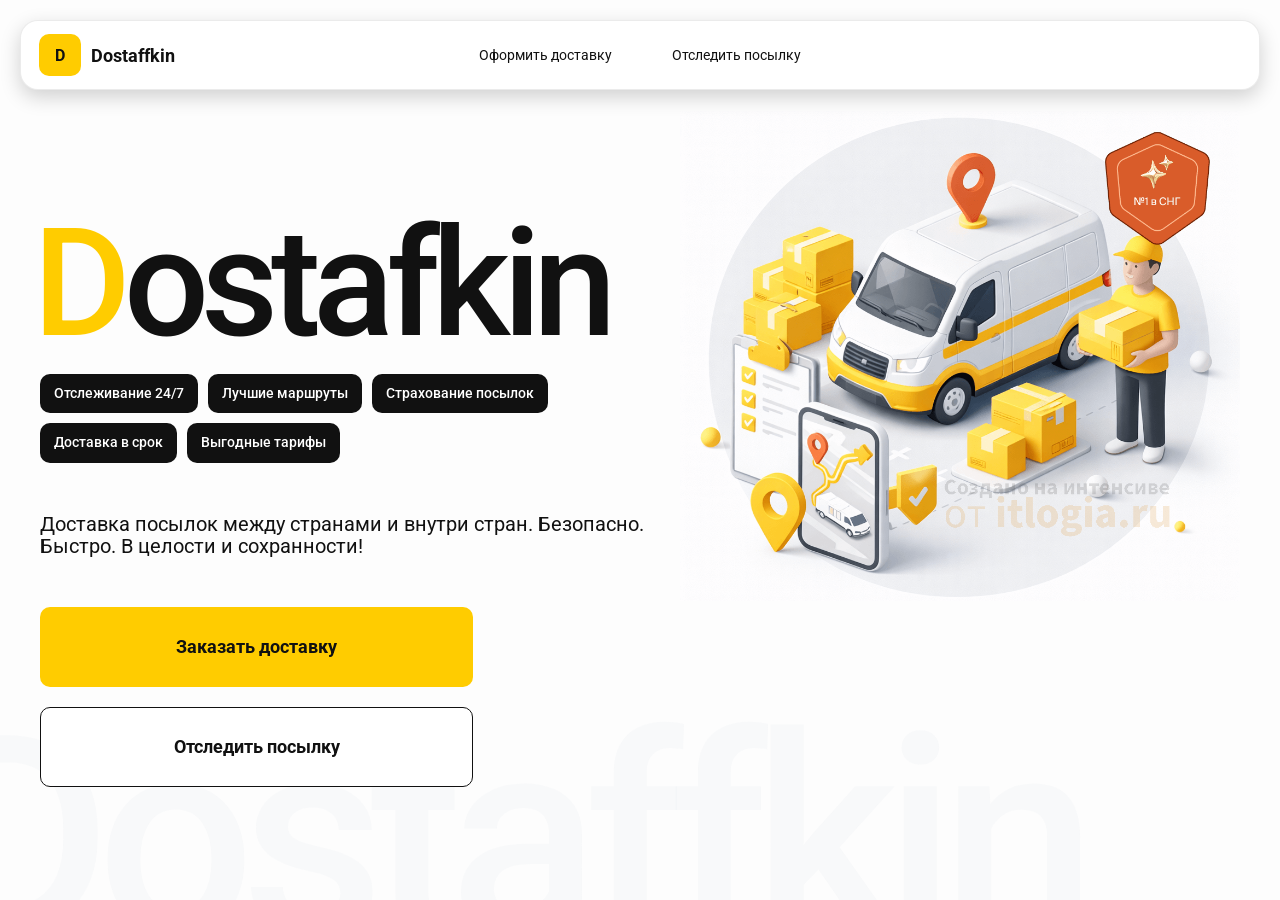
<file: index.html>
<!DOCTYPE html>
<html lang="ru">

<head>
  <meta charset="UTF-8">
  <meta name="viewport" content="width=device-width, initial-scale=1.0">
  <link rel="stylesheet" href="styles/base.css">
  <link rel="stylesheet" href="styles/base_adaptive.css">
  <link rel="stylesheet" href="styles/index.css">
  <link rel="stylesheet" href="styles/index_adaptive.css">
  <title>Dostaffkin — Доставка посылок между странами и внутри стран. Безопасно. Быстро. В целости и сохранности!
  </title>
</head>

<body>
  <div class="container">
    <header class="header">
      <a class="header-brand" href="#">
        <div class="header-logo">D</div>
        <div class="header-title">Dostaffkin</div>
      </a>
      <nav class="header-menu">
        <a class="header-link" href="./order.html">Оформить <span>доставку</span></a>
        <a class="header-link" href="./track.html">Отследить <span>посылку</span></a>
      </nav>
    </header>
    <main class="main">
      <section class="main-info">
        <div class="main-title">
          <span>D</span>ostafkin
        </div>
        <div class="main-feactures">
          <div class="main-feacture">Отслеживание 24/7</div>
          <div class="main-feacture">Лучшие маршруты</div>
          <div class="main-feacture">Страхование посылок</div>
          <div class="main-feacture">Доставка в срок</div>
          <div class="main-feacture">Выгодные тарифы</div>
        </div>
        <div class="main-description">
          Доставка посылок между странами и внутри стран.
          Безопасно. Быстро. В целости и сохранности!
        </div>
        <div class="main-actions">
          <a class="button" type="button" href="./order.html">Заказать доставку</a>
          <a class="button button-white" type="button" href="./track.html">Отследить посылку</a>
        </div>
      </section>
      <div class="main-title-ghost">Dostaffkin</div>
      <section class="main-image">
        <img src="images/main-image.svg" alt="Main image" />
      </section>
    </main>
  </div>

</body>

</html>
</file>
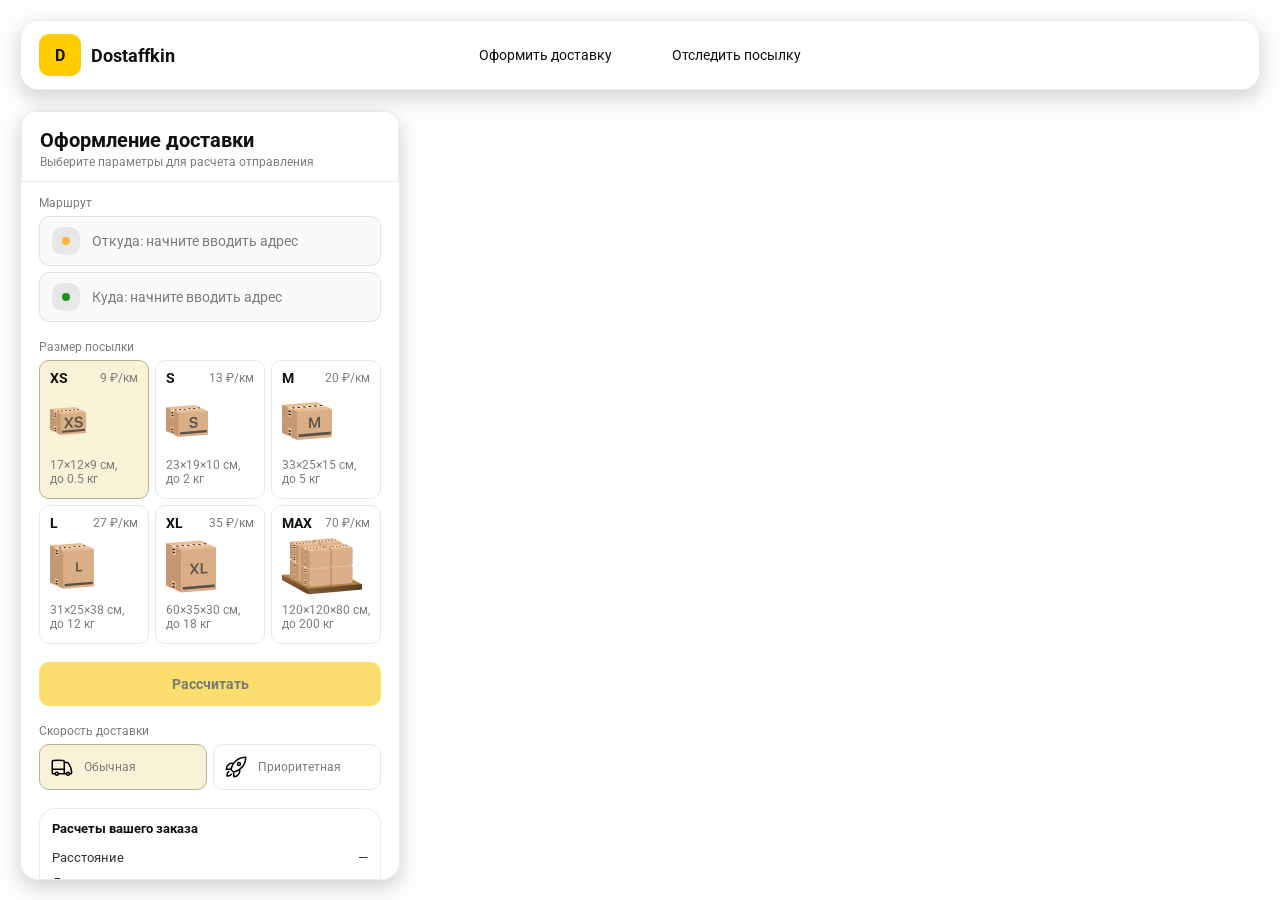
<file: order.html>
<!DOCTYPE html>
<html lang="ru">

<head>
  <meta charset="UTF-8">
  <meta name="viewport" content="width=device-width, initial-scale=1.0">
  <link rel="stylesheet" href="styles/base.css">
  <link rel="stylesheet" href="styles/base_adaptive.css">
  <link rel="stylesheet" href="styles/order.css">
  <link rel="stylesheet" href="styles/order_adaptive.css">
  <script src="https://api-maps.yandex.ru/2.1/?lang=ru_RU&apikey=2bffc9d7-202a-4e44-9af3-234c7ef295e0&suggest_apikey=b9d4ad30-5015-487c-8a3b-997512467a9d" type="text/javascript"></script>
  <title>Оформление доставки</title>
</head>

<body>
  <div id="map"></div>
  <header class="header">
    <a class="header-brand" href="./index.html">
      <div class="header-logo">D</div>
      <div class="header-title">Dostaffkin</div>
    </a>
    <nav class="header-menu">
      <a class="header-link" href="#">Оформить <span>доставку</span></a>
      <a class="header-link" href="./track.html">Отследить <span>посылку</span></a>
    </nav>
  </header>

  <aside class="main" id="sidebar">
    <div class="main-header">
      <div class="main-title">Оформление доставки</div>
      <div class="main-text">Выберите параметры для расчета отправления</div>
    </div>
    <div class="main-content">
      <div class="main-route">
        <div class="main-block-title">Маршрут</div>
        <div class="main-fields">
          <div class="main-field" id="fromField">
            <div class="main-pin"></div>
            <input id="from" placeholder="Откуда: начните вводить адрес" autocomplete="off" />
            <div class="main-ac" id="fromAc" role="listbox" aria-label="Подсказки адресов"></div>
          </div>

          <div class="main-field" id="toField">
            <div class="main-pin"></div>
            <input id="to" placeholder="Куда: начните вводить адрес" autocomplete="off" />
            <div class="main-ac" id="toAc" role="listbox" aria-label="Подсказки адресов"></div>
          </div>
        </div>
      </div>
      <div class="main-package">
        <div class="main-block-title">Размер посылки</div>

        <div class="main-sizes">
          <div class="main-size-card is-active" data-value="xs">
            <div class="main-size-top">
              <div class="main-size-label">XS</div>
              <div class="main-size-rate">9 ₽/км</div>
            </div>
            <div class="main-size-media">
              <img src="images/sizes/xs.png" alt="Короб XS" />
            </div>
            <div class="main-size-description">17×12×9 см,<br>до 0.5 кг</div>
          </div>

          <div class="main-size-card" data-value="s">
            <div class="main-size-top">
              <div class="main-size-label">S</div>
              <div class="main-size-rate">13 ₽/км</div>
            </div>
            <div class="main-size-media">
              <img src="images/sizes/s.png" alt="Короб S" />
            </div>
            <div class="main-size-description">23×19×10 см,<br>до 2 кг</div>
          </div>

          <div class="main-size-card" data-value="m">
            <div class="main-size-top">
              <div class="main-size-label">M</div>
              <div class="main-size-rate">20 ₽/км</div>
            </div>
            <div class="main-size-media">
              <img src="images/sizes/m.png" alt="Короб M" />
            </div>
            <div class="main-size-description">33×25×15 см,<br>до 5 кг</div>
          </div>

          <div class="main-size-card" data-value="l">
            <div class="main-size-top">
              <div class="main-size-label">L</div>
              <div class="main-size-rate">27 ₽/км</div>
            </div>
            <div class="main-size-media">
              <img src="images/sizes/l.png" alt="Короб L" />
            </div>
            <div class="main-size-description">31×25×38 см,<br>до 12 кг</div>
          </div>

          <div class="main-size-card" data-value="xl">
            <div class="main-size-top">
              <div class="main-size-label">XL</div>
              <div class="main-size-rate">35 ₽/км</div>
            </div>
            <div class="main-size-media">
              <img src="images/sizes/xl.png" alt="Короб XL" />
            </div>
            <div class="main-size-description">60×35×30 см,<br>до 18 кг</div>
          </div>

          <div class="main-size-card" data-value="max">
            <div class="main-size-top">
              <div class="main-size-label">MAX</div>
              <div class="main-size-rate">70 ₽/км</div>
            </div>
            <div class="main-size-media main-size-media-palleta">
              <img src="images/sizes/max.png" alt="Паллета" />
            </div>
            <div class="main-size-description">120×120×80 см,<br>до 200 кг</div>
          </div>
        </div>
      </div>
      <div class="main-calculate-block">
        <button id="calc" class="button calculate-button" type="button" disabled>Рассчитать</button>
      </div>
      <div class="main-speed">
        <div class="main-block-title">Скорость доставки</div>

        <div class="main-speeds">
          <div class="main-speed-card is-active" data-value="regular">
            <img class="main-speed-media" src="images/icons/regular.svg" alt="Regular" />
            <div class="main-speed-description">Обычная</div>
          </div>
          <div class="main-speed-card" data-value="fast">
            <img class="main-speed-media" src="images/icons/fast.svg" alt="Fast" />
            <div class="main-speed-description">Приоритетная</div>
          </div>

        </div>
      </div>
      <div class="main-result" id="result">
        <div class="main-result-title">Расчеты вашего заказа</div>
        <div class="main-result-lines">
          <div class="main-result-line"><span>Расстояние</span><span id="distanceValue">—</span></div>
          <div class="main-result-line"><span>Доставим через</span><span id="durationValue">—</span></div>
          <div class="main-result-line"><span>Тариф</span><span id="rateValue">—</span></div>
        </div>
        <div class="main-price">
          <div class="main-price-label">Итого</div>
          <div class="main-price-value" id="totalValue">—</div>
        </div>
      </div>
      <div class="main-order-box">
        <div class="main-order-form" id="orderForm">
          <div class="main-order-title">Оформление доставки</div>
          <div class="main-block-info-row">
            <div class="main-block-title">Контакты</div>
            <div class="order-fields">
              <div class="main-field">
                <input id="customerName" placeholder="Ваше имя" autocomplete="off" />
              </div>
              <div class="main-field">
                <input id="customerPhone" placeholder="Ваш телефон" autocomplete="off" inputmode="tel" />
              </div>
            </div>
          </div>
          <div class="main-block-info-row extra-info">
            <div class="main-block-title">Дополнительная информация</div>
            <div class="main-field textarea">
              <textarea id="comment" placeholder="Детали доставки и комментарии"></textarea>
            </div>
          </div>
          <button id="submit" class="button main-submit-request" type="button" disabled>Отправить
            заявку
          </button>
        </div>

        <div class="main-order-success" id="orderSuccess">
          <div class="main-success-icon">✓</div>
          <div class="main-success-title">Заявка отправлена!</div>
          <div class="main-success-title">Номер отправления – <span id="orderId"></span></div>
          <div class="main-success-subtitle">Мы скоро свяжемся с вами</div>
        </div>
      </div>
    </div>
  </aside>

  <script src="scripts/order.js"></script>
</body>

</html>
</file>
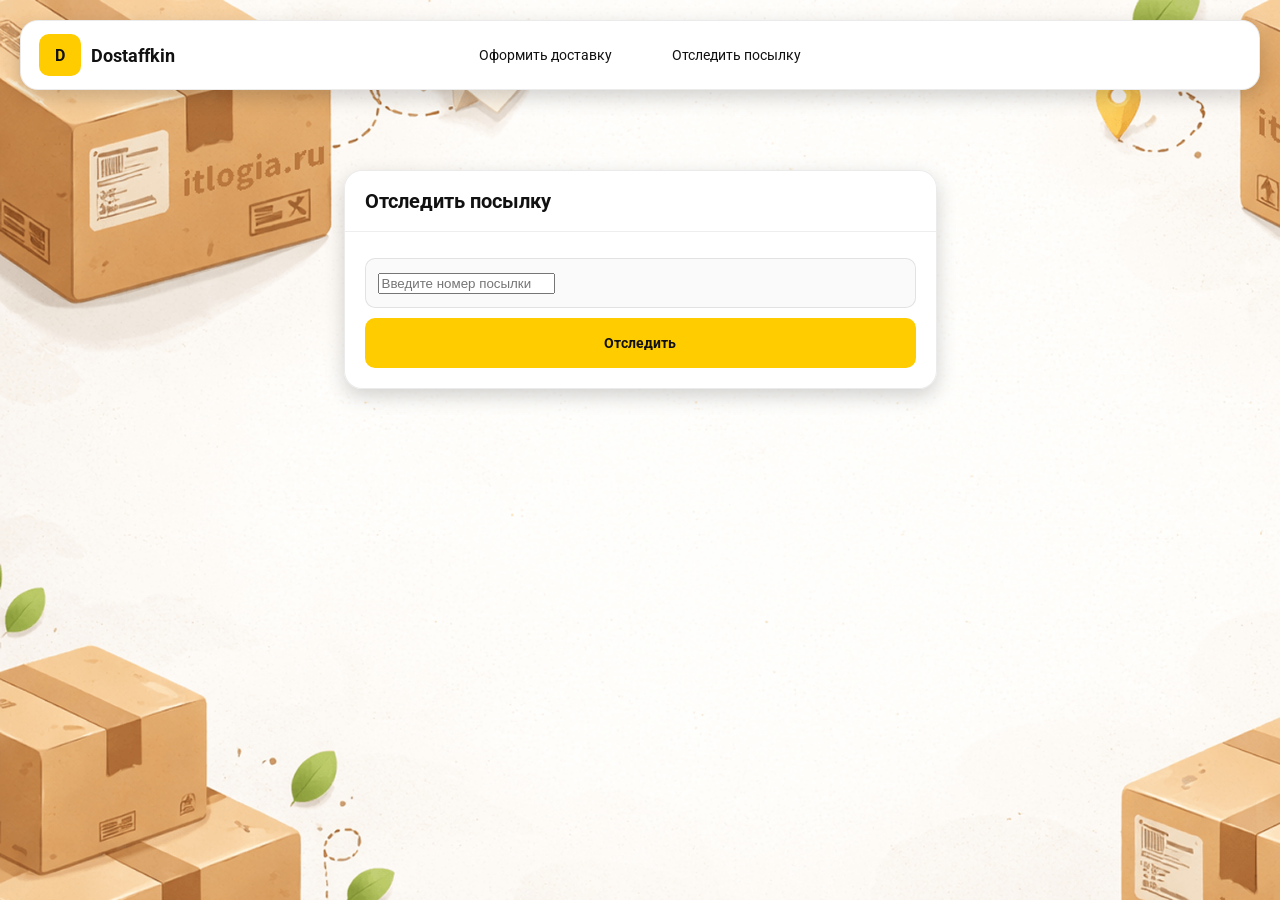
<file: track.html>
<!DOCTYPE html>
<html lang="ru">

<head>
  <meta charset="UTF-8">
  <meta name="viewport" content="width=device-width, initial-scale=1.0">
  <title>Document</title>
  <link rel="stylesheet" href="styles/base.css">
  <link rel="stylesheet" href="styles/base_adaptive.css">
  <link rel="stylesheet" href="styles/track.css">
  <link rel="stylesheet" href="styles/track_adaptive.css">
</head>

<body>
  <div class="container">
    <header class="header">
      <a class="header-brand" href="./index.html">
        <div class="header-logo">D</div>
        <div class="header-title">Dostaffkin</div>
      </a>
      <nav class="header-menu">
        <a class="header-link" href="./order.html">Оформить <span>доставку</span></a>
        <a class="header-link" href="#">Отследить <span>посылку</span></a>
      </nav>
    </header>
    <main class="track-content">
      <section class="track-card track-search">
        <div class="track-title">Отследить посылку</div>
        <div class="track-action">
          <div class="main-field track-field">
            <input id="trackNumber" placeholder="Введите номер посылки" autocomplete="off" />
          </div>
          <button id="trackButton" class="button track-button" type="button">Отследить</button>
        </div>
      </section>
      <section class="track-card track-result" id="trackResult">
        <div class="track-result-header">
          <div class="track-id" id="trackIdValue"></div>
          <div class="track-routes">
            <div class="track-route">
              <div class="track-route-pin">
                <svg xmlns="http://www.w3.org/2000/svg" fill="none" viewBox="0 0 24 24" stroke-width="1.5"
                  stroke="orange" class="size-6">
                  <path stroke-linecap="round" stroke-linejoin="round" d="M15 10.5a3 3 0 1 1-6 0 3 3 0 0 1 6 0Z" />
                  <path stroke-linecap="round" stroke-linejoin="round"
                    d="M19.5 10.5c0 7.142-7.5 11.25-7.5 11.25S4.5 17.642 4.5 10.5a7.5 7.5 0 1 1 15 0Z" />
                </svg>
              </div>
              <div class="track-route-address" id="trackFromValue">
                Откуда: Москва, улица Арбат, 1
              </div>
            </div>
            <div class="track-route track-route-arrow">
              <svg xmlns="http://www.w3.org/2000/svg" fill="none" viewBox="0 0 24 24" stroke-width="1.5"
                stroke="currentColor" class="size-6">
                <path stroke-linecap="round" stroke-linejoin="round" d="M19.5 13.5 12 21m0 0-7.5-7.5M12 21V3" />
              </svg>
            </div>
            <div class="track-route">
              <div class="track-route-pin">
                <svg xmlns="http://www.w3.org/2000/svg" fill="none" viewBox="0 0 24 24" stroke-width="1.5"
                  stroke="green" class="size-6">
                  <path stroke-linecap="round" stroke-linejoin="round" d="M15 10.5a3 3 0 1 1-6 0 3 3 0 0 1 6 0Z" />
                  <path stroke-linecap="round" stroke-linejoin="round"
                    d="M19.5 10.5c0 7.142-7.5 11.25-7.5 11.25S4.5 17.642 4.5 10.5a7.5 7.5 0 1 1 15 0Z" />
                </svg>
              </div>
              <div class="track-route-address" id="trackToValue">
                Куда: Минск, проспект Независимости, 58
              </div>
            </div>
          </div>
        </div>
        <div class="track-info">
          <div class="track-status-title">Статус данной посылки:</div>
          <div class="track-status-list" id="trackStatusList">
            <div class="track-status created">
              <img src="images/icons/created.svg" class="track-status-icon" alt="Created">
              <div class="track-status-text">
                <div class="track-status-text-state">Создан</div>
                <div class="track-status-text-date">10.01.2026</div>
              </div>
            </div>
            <div class="track-status in-way">
              <img src="images/icons/in-way.svg" class="track-status-icon" alt="In way">
              <div class="track-status-text">
                <div class="track-status-text-state">В пути: Москва</div>
                <div class="track-status-text-date">18.01.2026</div>
              </div>
            </div>
            <div class="track-status ready">
              <img src="images/icons/ready.svg" class="track-status-icon" alt="Ready">
              <div class="track-status-text">
                <div class="track-status-text-state">Готов к выдаче</div>
                <div class="track-status-text-date">25.01.2026</div>
              </div>
            </div>
            <div class="track-status done">
              <img src="images/icons/done.svg" class="track-status-icon" alt="Done">
              <div class="track-status-text">
                <div class="track-status-text-state">Вручен</div>
                <div class="track-status-text-date">27.01.2026</div>
              </div>
            </div>
          </div>
        </div>
      </section>
    </main>
  </div>
  <script src="/scripts/track.js"></script>
</body>

</html>
</file>
<file: styles/base.css>
*, *::before, *::after {
  box-sizing: border-box;
}

@font-face {
  font-family: "Roboto";
  src: url("../fonts/Roboto-Regular.ttf");
  font-weight: normal;
}

@font-face {
  font-family: "Roboto";
  src: url("../fonts/Roboto-Bold.ttf");
  font-weight: bold;
}

@font-face {
  font-family: "Roboto";
  src: url("../fonts/Roboto-Medium.ttf");
  font-weight: 500;
}

html, body {
  margin: 0;
  color: #111111;
  font-family: "Roboto", sans-serif;
}

body {
  background: #FDFDFD;
}

.header {
  display: flex;
  position: fixed;
  align-items: center;
  border-radius: 18px;
  border: 1px solid rgba(0, 0, 0, 0.08);
  top: 20px;
  right: 20px;
  left: 20px;
  background: #ffffff;
  box-shadow: 0 7px 20px 0 #0000002E;
  backdrop-filter: blur(10px);
  padding: 14px 18px;
  height: 70px;
  z-index: 6;
}

.header-brand {
  display: flex;
  align-items: center;
  text-decoration: none;
  gap: 10px;
}

.header-logo {
  width: 42px;
  height: 42px;
  border-radius: 10px;
  background: #FFCC00;
  display: grid;
  place-items: center;
  font-weight: bold;
  color: #111;
}

.header-title {
  font-size: 18px;
  font-weight: bold;
  color: #111111;
  text-decoration: none;
}

.header-menu {
  display: flex;
  align-items: center;
  gap: 60px;
  margin: 0;
  position: absolute;
  left: 50%;
  transform: translateX(-50%);
}

.header-link {
  font-size: 14px;
  color: #111111;
  text-decoration: none;
}

.button {
  border: 0;
  outline: none;
  height: 44px;
  border-radius: 10px;
  font-size: 14px;
  font-weight: bold;
  cursor: pointer;
  font-family: inherit;
  transition: transform .08s ease, opacity .12s ease;
  background: #ffcc00;
  color: #111111;
  text-align: center;
  text-decoration: none;
}

.button:hover {
  background-color: #E5BC19;
}

.button:disabled {
  cursor: not-allowed;
  background-color: #FADE6E;
  color: #787878;
  transform: none;
}

.button.button-white {
  background: #ffffff;
  border: 1px solid #111111;
}

.button.button-white:hover {
  background: rgb(241 241 241);
}

.main-field {
  display: flex;
  align-items: center;
  margin-top: 6px;
  gap: 10px;
  border: 1px solid #1111111A;
  background: #FAFAFA;
  border-radius: 10px;
  padding: 10px 12px;
  position: relative;
  box-sizing: border-box;
  height: 50px;
}
</file>
<file: styles/base_adaptive.css>
@media (max-width: 767px) {
  .header {
    left: 10px;
    right: 10px;
    top: 10px;
  }

  .header-link span {
    display: none;
  }

  .header-menu {
    gap: 20px;
    justify-content: flex-start;
    margin: 0 0 0 30px;
    position: static;
    transform: none;
  }
}

@media (max-width: 530px) {
  .header-title {
    display: none;
  }
}

@media (max-width: 374px) {
  .header-menu {
    gap: 10px;
    margin: 0 0 0 10px;
  }
}
</file>
<file: styles/index.css>
.container {
  overflow: hidden;
  min-height: 100vh;
}

.main {
  padding: 111px 40px 40px;
  position: relative;
  display: flex;
}

.main-info {
  max-width: 840px;
  width: 100%;
  position: relative;
}

.main-title {
  margin-top: 98px;
  font-weight: 500;
  font-size: 200px;
  line-height: 1;
  letter-spacing: -0.05em;
  color: #111;
  left: -15px;
  position: relative;
}

.main-title span {
  color: #fc0;
}

.main-feactures {
  margin-top: 15px;
  display: flex;
  flex-wrap: wrap;
  gap: 10px;
}

.main-feacture {
  background: #111;
  color: #fff;
  padding: 12px 14px;
  font-weight: 500;
  font-size: 14px;
  line-height: 1.1;
  border-radius: 10px;
}

.main-description {
  margin-top: 50px;
  max-width: 500;
  font-size: 20px;
  line-height: 1.1;
  color: #111;
}

.main-actions {
  margin-top: 50px;
  display: flex;
  flex-direction: column;
  gap: 20px;
}

.main-actions .button {
  height: 80px;
  width: 433px;
  font-size: 18px;
  place-items: center;
  font-weight: 700;
  display: grid;
}

.main-title-ghost {
  position: absolute;
  z-index: -1;
  left: -70px;
  bottom: -150px;
  font-weight: 500;
  font-size: 278px;
  line-height: 1;
  letter-spacing: -0.05em;
  color: #ecedf04d;
}

.main-image {
  width: 1024px;
  top: 100px;
  z-index: -2;
}

.main-image img {
  width: 100%;
  max-width: 1024px;
  height: auto;
  display: block;
}
</file>
<file: styles/index_adaptive.css>
@media (max-width: 1760px) {
  .main-title {
    font-size: 150px;
    left: -7px;
  }

  .main-info {
    max-width: 640px;
  }
}

@media (max-width: 1200px) {
  .main-info {
    max-width: 540px;
  }

  .main {
    padding: 111px 20px 20px;
  }

  .main-title {
    font-size: 120px;
    left: -4px;
  }

  .main-title-ghost {
    font-size: 220px;
  }
}

@media (max-width: 1024px) {
  .main-title {
    margin-top: 30px;
  }

  .main {
    flex-direction: column-reverse;
  }

  .main-image {
    max-width: 350px;
    position: absolute;
    left: 370px;
    top: 370px;
  }

  .main-info {
    max-width: 100%;
  }

  .main-actions {
    gap: 10px;
  }

  .main-actions .button {
    height: 50px;
    font-size: 14px;
    width: auto;
    max-width: 300px;
  }

  .main-description {
    max-width: 350px;
  }
}

@media (max-width: 570px) {
  .main-title {
    font-size: 88px;
  }

  .main-description {
    max-width: 100%
  }

  .main-actions {
    width: 100%;
  }

  .main-actions .button {
    width: 100%;
    max-width: 100%
  }

  .main-image {
    max-width: 650px;
    position: absolute;
    left: 170px;
    top: 70px;
    opacity: 0.2;
  }
}

@media (max-width: 570px) {
  .main-title {
    font-size: 88px;
  }

  .main-description {
    max-width: 100%
  }

  .main-actions {
    width: 100%;
  }

  .main-actions .button {
    width: 100%;
    max-width: 100%
  }

  .main-image {
    max-width: 650px;
    position: absolute;
    left: 170px;
    top: 70px;
    opacity: 0.2;
  }
}

@media (max-width: 400px) {
  .main-title {
    font-size: 70px;
  }
}
</file>
<file: styles/order.css>
#map {
  position: fixed;
  inset: 0;
}

.main {
  display: flex;
  flex-direction: column;
  position: fixed;
  width: 380px;
  top: 110px;
  left: 20px;
  bottom: 20px;
  border-radius: 18px;
  background: rgba(255, 255, 255, 0.96);
  box-shadow: 0 7px 20px 0 #0000002E;
  backdrop-filter: blur(10px);
  border: 1px solid rgba(0, 0, 0, 0.08);
  overflow: hidden;
  z-index: 5;
}

.main-header {
  display: flex;
  border: 1px solid rgba(0, 0, 0, 0.08);
  flex-direction: column;
  padding: 18px 18px 12px 18px;
}

.main-title {
  font-weight: 700;
  font-size: 20px;
  line-height: 100%;
}

.main-text {
  font-size: 12px;
  color: #7c7c7c;
  margin-top: 5px;
}

.main-content {
  padding: 14px 18px 18px 18px;
  overflow: auto;
  scrollbar-width: none;
  display: flex;
  flex-direction: column;
  gap: 18px;
  flex: 1;
}

.main-block-title {
  font-size: 12px;
  color: #7C7C7C;
}

.main-route .main-block-title,
.main-package .main-block-title {
  margin-bottom: 6px;
}


.main-field.textarea {
  height: auto;
}

.main-pin {
  width: 28px;
  height: 28px;
  border-radius: 10px;
  background: rgba(17, 17, 17, 0.08);
  display: grid;
  place-items: center;
  flex: 0 0 auto;
  position: relative;
}

.main-pin::before {
  content: "";
  width: 8px;
  height: 8px;
  border-radius: 999px;
  background: orange;
  opacity: .75;
  display: block;
}

.main-field:last-child .main-pin::before {
  background: green;
  opacity: .85;
}

input, textarea {
  width: 100%;
  border: 0;
  outline: none;
  background: transparent;
  font-size: 14px;
  color: #111111;
  font-family: inherit;
}

textarea {
  resize: vertical;
  min-height: 72px;
  padding: 2px 0;
}

input::placeholder, textarea::placeholder {
  color: #7C7C7C;
}

.main-sizes {
  display: grid;
  gap: 6px;
  grid-template-columns: repeat(3, 1fr);
}

.main-size-card {
  border: 1px solid #E8E8E7;
  background: #FFFFFF;
  border-radius: 10px;
  padding: 10px;
  cursor: pointer;
  user-select: none;
  transition: transform .08s ease, border-color .12s ease, background .12s ease;
  min-height: 139px;
}

.main-size-card:hover {
  transform: translateY(-1px);
}

.main-size-card.is-active {
  background-color: #F8F2D6;
  border-color: #B7B196;
}

.main-size-top {
  display: flex;
  align-items: center;
  justify-content: space-between;
}

.main-size-label {
  font-weight: bold;
  font-size: 14px;
  color: #111111;
  line-height: 100%;
}

.main-size-rate {
  font-size: 12px;
  color: #7C7C7C;
  line-height: 100%;
}

.main-size-media {
  margin-top: 8px;
  height: 57px;
}

.main-size-description {
  margin-top: 8px;
  font-size: 12px;
  color: #7C7C7C;
  line-height: 1.2;
}

.calculate-button {
  width: 100%;
}

.main-result {
  border: 1px solid rgba(0, 0, 0, 0.08);
  background: rgba(255, 255, 255, 0.75);
  border-radius: 16px;
  padding: 12px;
  line-height: 1.25;
}

.main-result-title {
  font-weight: bold;
  font-size: 13px;
  color: #111111;
  margin-bottom: 13px;
}

.main-result-lines {
  gap: 8px;
  display: flex;
  flex-direction: column;
}

.main-result-line {
  font-size: 13px;
  color: rgba(17, 17, 17, 0.85);
  display: flex;
  justify-content: space-between;
}

.main-price {
  margin-top: 18px;
  padding-top: 10px;
  border-top: 1px dashed rgba(0, 0, 0, 0.12);
  display: flex;
  align-items: baseline;
  justify-content: space-between;
}

.main-price-label {
  font-size: 12px;
  color: rgba(17, 17, 17, 0.55);
}

.main-price-value {
  font-size: 20px;
  font-weight: bold;
  color: #111111;
  letter-spacing: -0.3px;
}

.main-order-box {
  background: #ffffff;
  border: 1px solid #E8E8E7;
  border-radius: 10px;
  padding: 12px;
}

.main-order-title {
  margin-bottom: 8px;
  font-weight: bold;
  font-size: 14px;
  color: #111111;
}

.main-block-info {
  display: flex;
  flex-direction: column;
  gap: 6px;
}

.order-fields {
  display: grid;
  grid-template-columns: 1fr 1fr;
  column-gap: 10px;
  margin-top: 6px;
}

.main-field:focus-within {
  border-color: rgba(0, 0, 0, 0.20);
  box-shadow: 0 0 0 4px rgba(255, 204, 0, 0.35);
  background: rgba(255, 255, 255, 0.75);
}

.main-block-info-row.extra-info {
  display: block;
  margin-top: 13px;
}

.main-submit-request {
  width: 100%;
  margin-top: 6px;
}

.main-order-success {
  display: none;
  text-align: center;
  padding: 22px 12px;
  gap: 12px;
}

.main-order-success.is-visible {
  display: flex;
  flex-direction: column;
  align-items: center;
}

.main-success-icon {
  width: 56px;
  height: 56px;
  border-radius: 50%;
  background: #16a34a;
  color: #ffffff;
  display: grid;
  place-items: center;
  font-size: 30px;
}

.main-success-title {
  font-size: 14px;
  font-weight: bold;
  color: #111111;
}

.main-success-subtitle {
  font-size: 12px;
  color: rgba(17, 17, 17, 0.55);
  line-height: 1.3;
}

.main-speed .main-block-title {
  margin-bottom: 6px;
}

.main-speeds {
  display: grid;
  gap: 6px;
  grid-template-columns: repeat(2, 1fr);
}

.main-speed-card {
  border: 1px solid #E8E8E7;
  background: #FFFFFF;
  border-radius: 10px;
  padding: 10px;
  cursor: pointer;
  user-select: none;
  transition: transform .08s ease, border-color .12s ease, background .12s ease;
  display: flex;
  align-items: center;
  gap: 10px;
}

.main-speed-card:hover {
  transform: translateY(-1px);
}

.main-speed-card.is-active {
  background-color: #F8F2D6;
  border-color: #B7B196;
}

.main-speed-description {
  font-size: 12px;
  color: #7C7C7C;
  line-height: 1.2;
}
</file>
<file: styles/order_adaptive.css>
@media (max-width: 767px) {
  .main {
    left: 10px;
    right: 10px;
    top: 50%;
    bottom: 12px;
    width: auto;
    max-width: none;
  }
}

@media (max-width: 420px) {
  .main-sizes {
    grid-template-columns: repeat(2, 1fr);
  }
}
</file>
<file: styles/track.css>
.container {
  background: #F4F4F4 url("../images/track-bg.png");
  background-size: cover;
  min-height: 100vh;
  padding: 170px 0 50px 0;
}

.track-content {
  width: 593px;
  margin: 0 auto;
}

.track-card {
  width: 100%;
  border-radius: 18px;
  box-shadow: 0 7px 20px 0 #0000002E;
  backdrop-filter: blur(10px);
  background: rgba(255, 255, 255, 0.96);
  border: 1px solid rgba(0, 0, 0, 0.08);
}

.track-title {
  font-size: 20px;
  line-height: 100%;
  font-weight: bold;
  border-bottom: 1px solid #EEEEEE;
  padding: 20px;
}

.track-action {
  padding: 20px;
}

.track-button {
  width: 100%;
  height: 50px;
}

.track-field {
  margin-bottom: 10px;
}

.track-result {
  margin-top: 5px;
  display: none;
}

.track-result.is-visible {
  display: block;
}

.track-result-header {
  font-weight: bold;
  font-size: 14px;
  color: #111111;
  padding: 20px;
  border-bottom: 1px solid #EEEEEE;
}

.track-id {
  margin-bottom: 12px;
  font-size: 20px;
}

.track-routes {
  display: flex;
  flex-direction: column;
  gap: 10px;
  font-weight: normal;
}

.track-route {
  display: flex;
  align-items: center;
  gap: 10px;
}

.track-route-pin {
  width: 24px;
  height: 24px;
  flex-shrink: 0;
}

.track-route-arrow {
  padding: 15px 0;
  width: 24px;
  height: 24px;
}

.track-info {
  padding: 20px;
}

.track-status {
  display: flex;
  align-items: center;
  font-size: 12px;
  gap: 10px;
}

.track-status-title {
  font-size: 14px;
  color: #111111;
  margin-bottom: 20px;
}

.track-status-list {
  display: flex;
  flex-direction: column;
  gap: 15px;
}

.track-status-icon {
  width: 40px;
  height: 40px;
  border-radius: 50%;
  background: rgba(17, 17, 17, 0.08);
  display: grid;
  place-items: center;
  flex: 0 0 auto;
}

.track-status.created .track-status-icon {
  background-color: #F1CB00;
}

.track-status.in-way .track-status-icon {
  background-color: #F08A11;
}

.track-status.ready .track-status-icon {
  background-color: #A35D0A;
}

.track-status.done .track-status-icon {
  background-color: #37C93B;
}

.track-status-text {
  display: flex;
  align-items: center;
  justify-content: space-between;
  color: #111111;
  font-size: 12px;
  flex: 1;
}

.track-status-date {
  color: rgba(17, 17, 17, 0.55);
}
</file>
<file: styles/track_adaptive.css>
@media (max-width: 767px) {
  .container {
    padding: 130px 0 50px 0;
  }

  .track-content {
    width: 100%;
    padding-left: 10px;
    padding-right: 10px;
  }

  .track-result-header {
    padding: 20px;
  }
}
</file>
